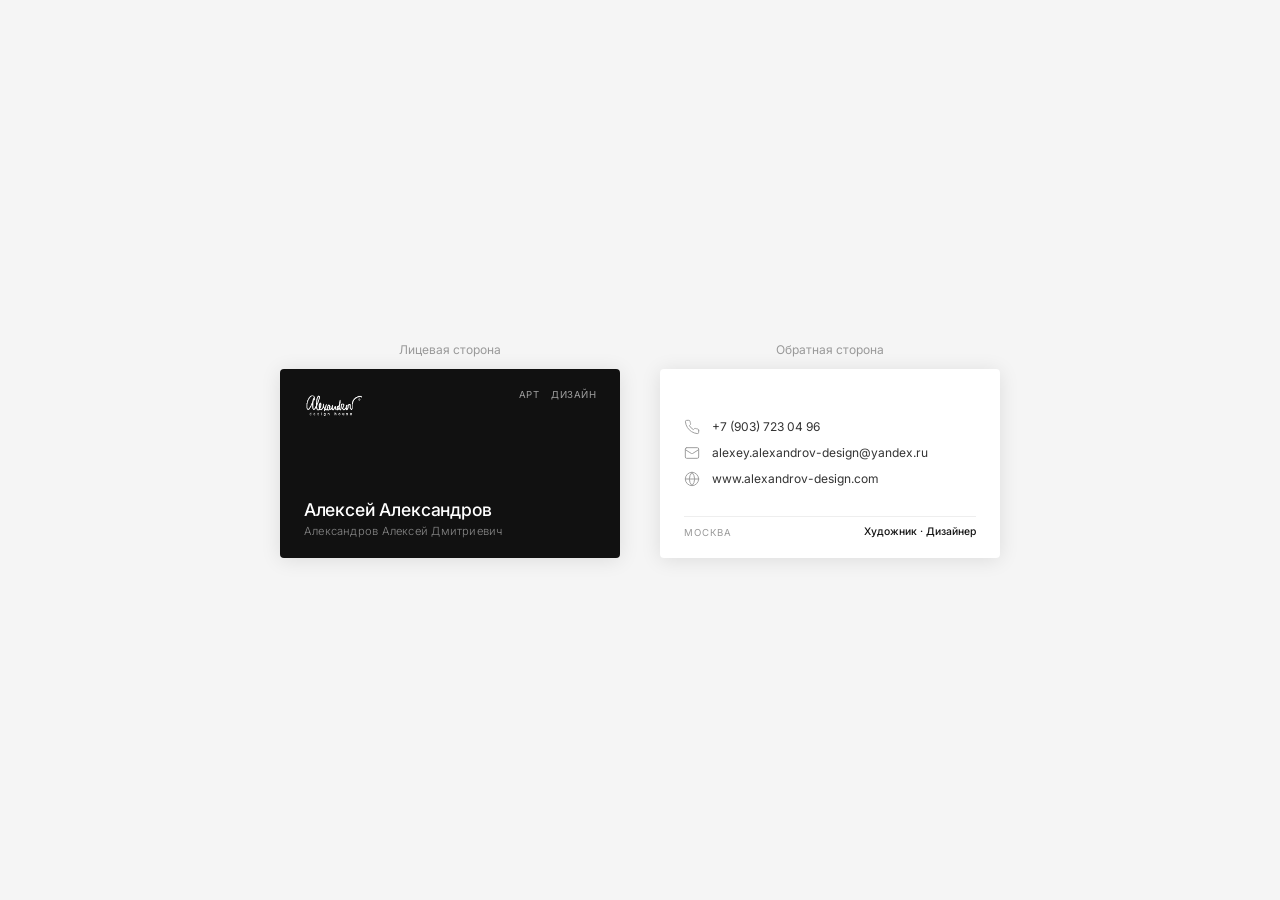
<file: card.html>
<!DOCTYPE html>
<html lang="ru">
<head>
    <meta charset="UTF-8">
    <meta name="viewport" content="width=device-width, initial-scale=1.0">
    <title>Визитка — Алексей Александров</title>
    <link rel="preconnect" href="https://fonts.googleapis.com">
    <link rel="preconnect" href="https://fonts.gstatic.com" crossorigin>
    <link href="https://fonts.googleapis.com/css2?family=Inter:wght@300;400;500;600&display=swap" rel="stylesheet">
    <style>
        * {
            margin: 0;
            padding: 0;
            box-sizing: border-box;
        }

        body {
            font-family: 'Inter', sans-serif;
            background: #f5f5f5;
            min-height: 100vh;
            display: flex;
            align-items: center;
            justify-content: center;
            padding: 40px;
            gap: 40px;
            flex-wrap: wrap;
        }

        .card {
            width: 90mm;
            height: 50mm;
            background: #ffffff;
            border-radius: 4px;
            box-shadow: 0 2px 20px rgba(0,0,0,0.1);
            padding: 20px 24px;
            display: flex;
            flex-direction: column;
            justify-content: space-between;
        }

        .card-front {
            background: #111111;
            color: #ffffff;
        }

        .card-back {
            background: #ffffff;
            color: #111111;
        }

        /* Front side */
        .front-top {
            display: flex;
            justify-content: space-between;
            align-items: flex-start;
        }

        .logo {
            height: 48px;
            margin-top: -8px;
        }

        .logo img {
            height: 100%;
            width: auto;
            mix-blend-mode: screen;
        }

        .activities {
            display: flex;
            gap: 12px;
            font-size: 0.6rem;
            font-weight: 400;
            letter-spacing: 0.05em;
            text-transform: uppercase;
            opacity: 0.6;
        }

        .front-bottom {
            display: flex;
            flex-direction: column;
            gap: 4px;
        }

        .name {
            font-size: 1.1rem;
            font-weight: 500;
            letter-spacing: -0.01em;
        }

        .name-full {
            font-size: 0.7rem;
            font-weight: 300;
            opacity: 0.5;
            letter-spacing: 0.02em;
        }

        /* Back side */
        .back-content {
            display: flex;
            flex-direction: column;
            height: 100%;
            justify-content: center;
            gap: 10px;
        }

        .contact-row {
            display: flex;
            align-items: center;
            gap: 12px;
        }

        .contact-icon {
            width: 16px;
            height: 16px;
            opacity: 0.4;
        }

        .contact-icon svg {
            width: 100%;
            height: 100%;
            stroke: #111;
            fill: none;
        }

        .contact-text {
            font-size: 0.75rem;
            color: #333;
        }

        .contact-text a {
            color: inherit;
            text-decoration: none;
        }

        .back-footer {
            display: flex;
            justify-content: space-between;
            align-items: flex-end;
            margin-top: auto;
            padding-top: 8px;
            border-top: 1px solid #eee;
        }

        .city {
            font-size: 0.6rem;
            color: #999;
            text-transform: uppercase;
            letter-spacing: 0.1em;
        }

        .website {
            font-size: 0.65rem;
            color: #111;
            font-weight: 500;
        }

        .label {
            text-align: center;
            font-size: 0.75rem;
            color: #999;
            margin-bottom: 12px;
        }

        .card-wrapper {
            display: flex;
            flex-direction: column;
        }

        @media print {
            body {
                background: white;
                padding: 10mm;
            }
            .card {
                box-shadow: none;
                border: 1px solid #ddd;
            }
            .label {
                display: none;
            }
        }
    </style>
</head>
<body>
    <div class="card-wrapper">
        <p class="label">Лицевая сторона</p>
        <div class="card card-front">
            <div class="front-top">
                <div class="logo"><img src="images/logo-black.jpg" alt="Alexandrov Design House"></div>
                <div class="activities">
                    <span>Арт</span>
                    <span>Дизайн</span>
                </div>
            </div>
            <div class="front-bottom">
                <p class="name">Алексей Александров</p>
                <p class="name-full">Александров Алексей Дмитриевич</p>
            </div>
        </div>
    </div>

    <div class="card-wrapper">
        <p class="label">Обратная сторона</p>
        <div class="card card-back">
            <div class="back-content">
                <div class="contact-row">
                    <div class="contact-icon">
                        <svg viewBox="0 0 24 24" stroke-width="1.5" stroke-linecap="round" stroke-linejoin="round">
                            <path d="M22 16.92v3a2 2 0 0 1-2.18 2 19.79 19.79 0 0 1-8.63-3.07 19.5 19.5 0 0 1-6-6 19.79 19.79 0 0 1-3.07-8.67A2 2 0 0 1 4.11 2h3a2 2 0 0 1 2 1.72 12.84 12.84 0 0 0 .7 2.81 2 2 0 0 1-.45 2.11L8.09 9.91a16 16 0 0 0 6 6l1.27-1.27a2 2 0 0 1 2.11-.45 12.84 12.84 0 0 0 2.81.7A2 2 0 0 1 22 16.92z"/>
                        </svg>
                    </div>
                    <span class="contact-text">
                        <a href="tel:+79037230496">+7 (903) 723 04 96</a>
                    </span>
                </div>
                <div class="contact-row">
                    <div class="contact-icon">
                        <svg viewBox="0 0 24 24" stroke-width="1.5" stroke-linecap="round" stroke-linejoin="round">
                            <rect width="20" height="16" x="2" y="4" rx="2"/>
                            <path d="m22 7-8.97 5.7a1.94 1.94 0 0 1-2.06 0L2 7"/>
                        </svg>
                    </div>
                    <span class="contact-text">
                        <a href="mailto:alexey.alexandrov-design@yandex.ru">alexey.alexandrov-design@yandex.ru</a>
                    </span>
                </div>
                <div class="contact-row">
                    <div class="contact-icon">
                        <svg viewBox="0 0 24 24" stroke-width="1.5" stroke-linecap="round" stroke-linejoin="round">
                            <circle cx="12" cy="12" r="10"/>
                            <path d="M2 12h20"/>
                            <path d="M12 2a15.3 15.3 0 0 1 4 10 15.3 15.3 0 0 1-4 10 15.3 15.3 0 0 1-4-10 15.3 15.3 0 0 1 4-10z"/>
                        </svg>
                    </div>
                    <span class="contact-text">
                        <a href="https://www.alexandrov-design.com">www.alexandrov-design.com</a>
                    </span>
                </div>
            </div>
            <div class="back-footer">
                <span class="city">Москва</span>
                <span class="website">Художник · Дизайнер</span>
            </div>
        </div>
    </div>
</body>
</html>
</file>
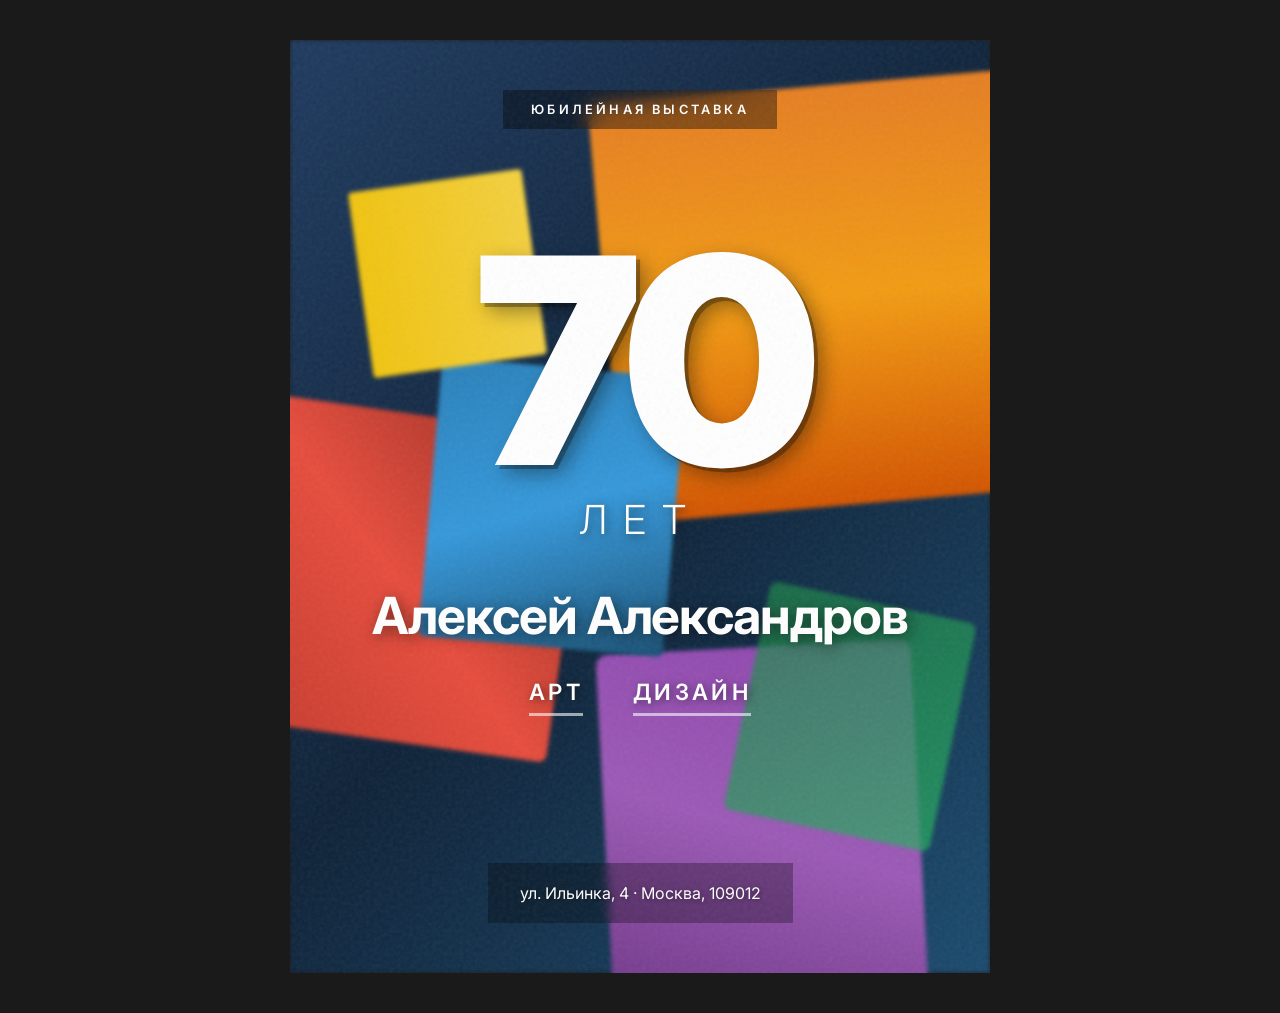
<file: poster.html>
<!DOCTYPE html>
<html lang="ru">
<head>
    <meta charset="UTF-8">
    <meta name="viewport" content="width=device-width, initial-scale=1.0">
    <title>Алексей Александров — 70 лет</title>
    <link rel="preconnect" href="https://fonts.googleapis.com">
    <link rel="preconnect" href="https://fonts.gstatic.com" crossorigin>
    <link href="https://fonts.googleapis.com/css2?family=Inter:wght@300;400;500;600;700;900&display=swap" rel="stylesheet">
    <style>
        * {
            margin: 0;
            padding: 0;
            box-sizing: border-box;
        }

        body {
            font-family: 'Inter', sans-serif;
            background: #1a1a1a;
            min-height: 100vh;
            display: flex;
            align-items: center;
            justify-content: center;
            padding: 40px;
        }

        .poster {
            width: 100%;
            max-width: 700px;
            aspect-ratio: 3/4;
            position: relative;
            overflow: hidden;
            display: flex;
            flex-direction: column;
        }

        /* Canvas texture overlay */
        .poster::before {
            content: '';
            position: absolute;
            top: 0;
            left: 0;
            right: 0;
            bottom: 0;
            background-image: url("data:image/svg+xml,%3Csvg viewBox='0 0 200 200' xmlns='http://www.w3.org/2000/svg'%3E%3Cfilter id='noise'%3E%3CfeTurbulence type='fractalNoise' baseFrequency='0.9' numOctaves='4' stitchTiles='stitch'/%3E%3C/filter%3E%3Crect width='100%' height='100%' filter='url(%23noise)'/%3E%3C/svg%3E");
            opacity: 0.08;
            z-index: 100;
            pointer-events: none;
        }

        /* Abstract expressionist background - color blocks like his paintings */
        .paint-layer {
            position: absolute;
            top: 0;
            left: 0;
            right: 0;
            bottom: 0;
        }

        .color-block {
            position: absolute;
            filter: blur(2px);
        }

        /* Deep blue dominant */
        .block-1 {
            width: 100%;
            height: 100%;
            background: linear-gradient(135deg, #1e3a5f 0%, #0d2137 50%, #1a4a6e 100%);
        }

        /* Orange/yellow warm tones */
        .block-2 {
            width: 60%;
            height: 45%;
            top: 5%;
            right: -5%;
            background: linear-gradient(180deg, #e67e22 0%, #f39c12 50%, #d35400 100%);
            transform: rotate(-5deg);
            border-radius: 10px;
        }

        /* Red accent */
        .block-3 {
            width: 50%;
            height: 35%;
            bottom: 25%;
            left: -10%;
            background: linear-gradient(45deg, #c0392b 0%, #e74c3c 50%, #922b21 100%);
            transform: rotate(8deg);
            border-radius: 8px;
        }

        /* Purple/magenta */
        .block-4 {
            width: 45%;
            height: 40%;
            bottom: -5%;
            right: 10%;
            background: linear-gradient(200deg, #8e44ad 0%, #9b59b6 50%, #6c3483 100%);
            transform: rotate(-3deg);
            border-radius: 12px;
        }

        /* Cyan accent */
        .block-5 {
            width: 35%;
            height: 30%;
            top: 35%;
            left: 20%;
            background: linear-gradient(160deg, #2980b9 0%, #3498db 50%, #1a5276 100%);
            transform: rotate(5deg);
            border-radius: 6px;
        }

        /* Yellow highlight */
        .block-6 {
            width: 25%;
            height: 20%;
            top: 15%;
            left: 10%;
            background: linear-gradient(90deg, #f1c40f 0%, #f4d03f 100%);
            transform: rotate(-8deg);
            border-radius: 4px;
        }

        /* Green touch */
        .block-7 {
            width: 30%;
            height: 25%;
            top: 60%;
            right: 5%;
            background: linear-gradient(140deg, #1e8449 0%, #27ae60 100%);
            transform: rotate(12deg);
            border-radius: 8px;
            opacity: 0.7;
        }

        .content {
            position: relative;
            z-index: 10;
            padding: 50px;
            display: flex;
            flex-direction: column;
            height: 100%;
            color: #fff;
        }

        .header {
            text-align: center;
            margin-bottom: 20px;
        }

        .exhibition-label {
            display: inline-block;
            font-size: 0.8rem;
            font-weight: 600;
            letter-spacing: 0.25em;
            text-transform: uppercase;
            color: #fff;
            background: rgba(0,0,0,0.4);
            padding: 12px 28px;
            backdrop-filter: blur(10px);
        }

        .main-content {
            flex: 1;
            display: flex;
            flex-direction: column;
            justify-content: center;
            align-items: center;
            text-align: center;
        }

        .number-container {
            position: relative;
            margin-bottom: 20px;
        }

        .number {
            font-size: 18rem;
            font-weight: 900;
            line-height: 0.8;
            color: #fff;
            text-shadow:
                4px 4px 0px rgba(0,0,0,0.3),
                8px 8px 20px rgba(0,0,0,0.4);
            letter-spacing: -0.05em;
        }

        .years-text {
            font-size: 2.5rem;
            font-weight: 300;
            letter-spacing: 0.4em;
            text-transform: uppercase;
            color: #fff;
            text-shadow: 2px 2px 10px rgba(0,0,0,0.5);
            margin-bottom: 40px;
        }

        .name {
            font-size: 3.2rem;
            font-weight: 700;
            letter-spacing: -0.02em;
            margin-bottom: 24px;
            text-shadow: 3px 3px 15px rgba(0,0,0,0.5);
            color: #fff;
        }

        .activities {
            display: flex;
            justify-content: center;
            gap: 50px;
            margin-bottom: 20px;
        }

        .activity {
            font-size: 1.4rem;
            font-weight: 600;
            text-transform: uppercase;
            letter-spacing: 0.15em;
            color: #fff;
            text-shadow: 2px 2px 8px rgba(0,0,0,0.5);
            padding: 8px 0;
            border-bottom: 3px solid rgba(255,255,255,0.6);
        }

        .footer {
            text-align: center;
            padding-top: 30px;
        }

        .venue-address {
            font-size: 1rem;
            line-height: 1.8;
            color: #fff;
            text-shadow: 1px 1px 5px rgba(0,0,0,0.5);
            background: rgba(0,0,0,0.3);
            padding: 16px 32px;
            display: inline-block;
            backdrop-filter: blur(5px);
        }

        @media print {
            body {
                padding: 0;
                background: white;
            }
            .poster {
                max-width: none;
                height: 100vh;
            }
        }

        @media (max-width: 600px) {
            .content {
                padding: 30px;
            }
            .number {
                font-size: 10rem;
            }
            .name {
                font-size: 2rem;
            }
            .activities {
                flex-direction: column;
                gap: 16px;
            }
            .activity {
                font-size: 1.1rem;
            }
        }
    </style>
</head>
<body>
    <div class="poster">
        <!-- Abstract expressionist paint layers -->
        <div class="paint-layer">
            <div class="color-block block-1"></div>
            <div class="color-block block-2"></div>
            <div class="color-block block-3"></div>
            <div class="color-block block-4"></div>
            <div class="color-block block-5"></div>
            <div class="color-block block-6"></div>
            <div class="color-block block-7"></div>
        </div>

        <div class="content">
            <div class="header">
                <span class="exhibition-label">Юбилейная выставка</span>
            </div>

            <div class="main-content">
                <div class="number-container">
                    <div class="number">70</div>
                </div>
                <div class="years-text">лет</div>
                <h1 class="name">Алексей Александров</h1>
                <div class="activities">
                    <span class="activity">Арт</span>
                    <span class="activity">Дизайн</span>
                </div>
            </div>

            <div class="footer">
                <p class="venue-address">
                    ул. Ильинка, 4 · Москва, 109012
                </p>
            </div>
        </div>
    </div>
</body>
</html>
</file>
